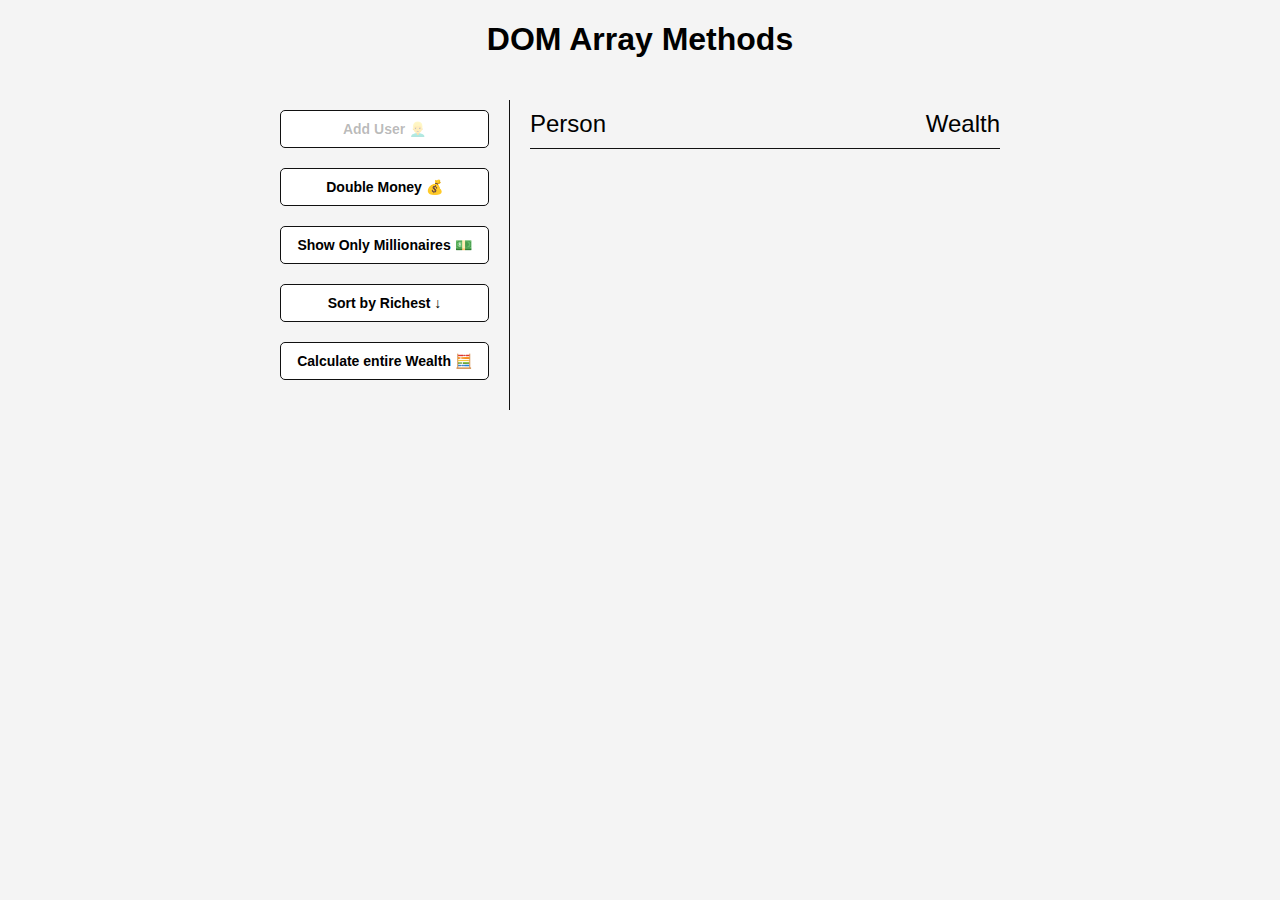
<file: array_methods/index.html>
<!DOCTYPE html>
<html lang="en">
  <head>
    <meta charset="UTF-8" />
    <meta name="viewport" content="width=device-width, initial-scale=1.0" />
    <meta http-equiv="X-UA-Compatible" content="ie=edge" />
    <link rel="stylesheet" href="style.css" />
    <title>Array Methods</title>
  </head>
  <body>
    <h1>DOM Array Methods</h1>

    <div class="container">
      <aside>
        <button id="add-user">Add User 👱‍♂️</button>
        <button id="double">Double Money 💰</button>
        <button id="show-millionaires">Show Only Millionaires 💵</button>
        <button id="sort">Sort by Richest ↓</button>
        <button id="calculate-wealth">Calculate entire Wealth 🧮</button>
      </aside>

      <main id="main">
        <h2><strong>Person</strong> Wealth</h2>
      </main>
    </div>

    <script src="script.js"></script>
  </body>
</html>
</file>
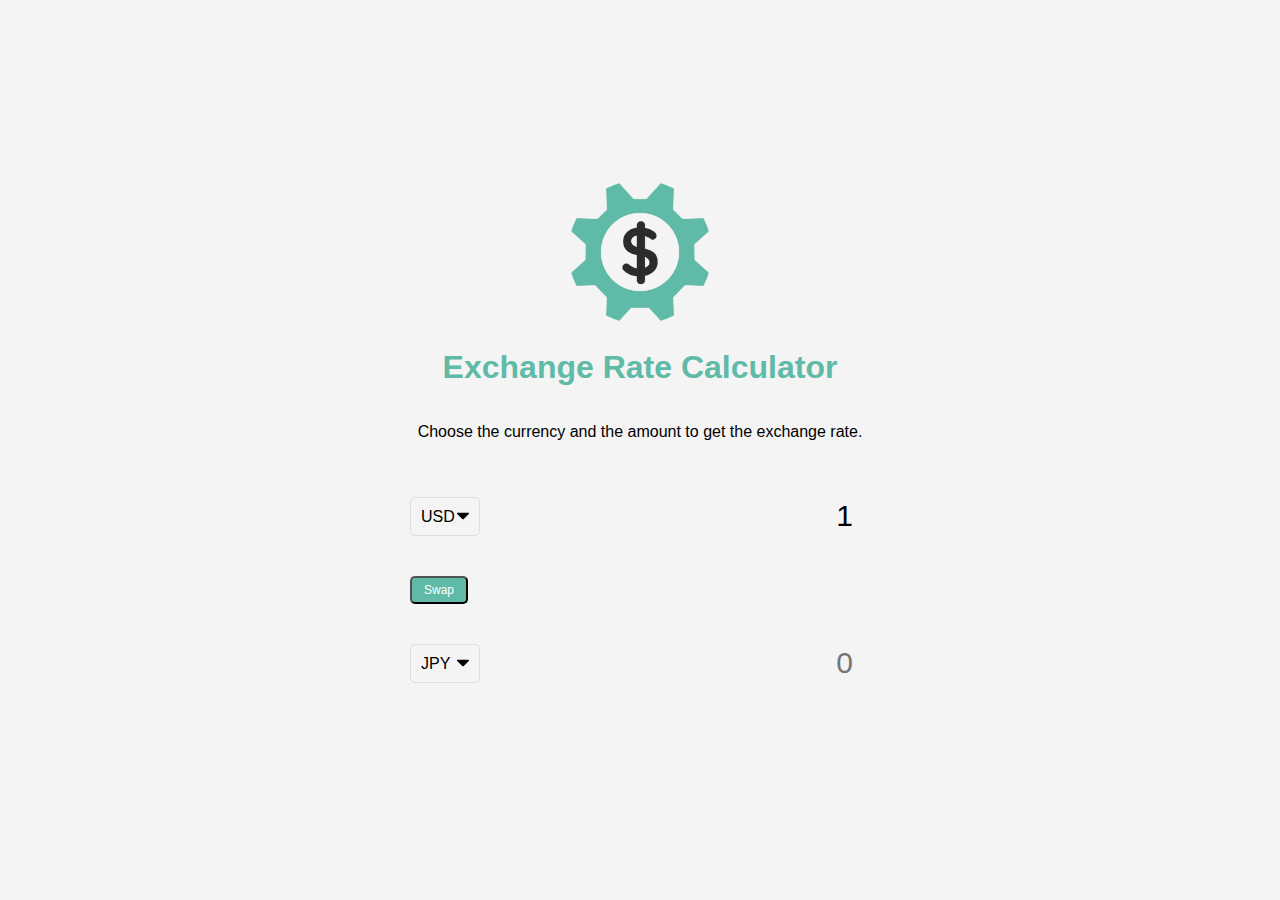
<file: exchange_calculator/index.html>
<!DOCTYPE html>
<html lang="en">
  <head>
    <meta charset="UTF-8" />
    <meta name="viewport" content="width=device-width, initial-scale=1.0" />
    <meta http-equiv="X-UA-Compatible" content="ie=edge" />
    <link rel="stylesheet" href="style.css" />
    <title>Exchange Rate Calculator</title>
  </head>
  <body>
    <img src="img/money.png" alt="Money Image" class="money-img" />
    <h1>Exchange Rate Calculator</h1>
    <p>Choose the currency and the amount to get the exchange rate.</p>

    <div class="container">
      <div class="currency">
        <select id="currency-one">
          <option value="AED">AED</option>
          <option value="ARS">ARS</option>
          <option value="AUD">AUD</option>
          <option value="BGN">BGN</option>
          <option value="BRL">BRL</option>
          <option value="BSD">BSD</option>
          <option value="CAD">CAD</option>
          <option value="CHF">CHF</option>
          <option value="CLP">CLP</option>
          <option value="CNY">CNY</option>
          <option value="COP">COP</option>
          <option value="CZK">CZK</option>
          <option value="DKK">DKK</option>
          <option value="DOP">DOP</option>
          <option value="EGP">EGP</option>
          <option value="EUR">EUR</option>
          <option value="FJD">FJD</option>
          <option value="GBP">GBP</option>
          <option value="GTQ">GTQ</option>
          <option value="HKD">HKD</option>
          <option value="HRK">HRK</option>
          <option value="HUF">HUF</option>
          <option value="IDR">IDR</option>
          <option value="ILS">ILS</option>
          <option value="INR">INR</option>
          <option value="ISK">ISK</option>
          <option value="JPY">JPY</option>
          <option value="KRW">KRW</option>
          <option value="KZT">KZT</option>
          <option value="MXN">MXN</option>
          <option value="MYR">MYR</option>
          <option value="NOK">NOK</option>
          <option value="NZD">NZD</option>
          <option value="PAB">PAB</option>
          <option value="PEN">PEN</option>
          <option value="PHP">PHP</option>
          <option value="PKR">PKR</option>
          <option value="PLN">PLN</option>
          <option value="PYG">PYG</option>
          <option value="RON">RON</option>
          <option value="RUB">RUB</option>
          <option value="SAR">SAR</option>
          <option value="SEK">SEK</option>
          <option value="SGD">SGD</option>
          <option value="THB">THB</option>
          <option value="TRY">TRY</option>
          <option value="TWD">TWD</option>
          <option value="UAH">UAH</option>
          <option value="USD" selected>USD</option>
          <option value="UYU">UYU</option>
          <option value="VND">VND</option>
          <option value="ZAR">ZAR</option>
        </select>
        <input type="number" id="amount-one" placeholder="0" value="1" />
      </div>

      <div class="swap-rate-container">
        <button class="btn" id="swap">Swap</button>
        <div class="rate" id="rate"></div>
      </div>

      <div class="currency">
        <select id="currency-two">
          <option value="AED">AED</option>
          <option value="ARS">ARS</option>
          <option value="AUD">AUD</option>
          <option value="BGN">BGN</option>
          <option value="BRL">BRL</option>
          <option value="BSD">BSD</option>
          <option value="CAD">CAD</option>
          <option value="CHF">CHF</option>
          <option value="CLP">CLP</option>
          <option value="CNY">CNY</option>
          <option value="COP">COP</option>
          <option value="CZK">CZK</option>
          <option value="DKK">DKK</option>
          <option value="DOP">DOP</option>
          <option value="EGP">EGP</option>
          <option value="EUR">EUR</option>
          <option value="FJD">FJD</option>
          <option value="GBP">GBP</option>
          <option value="GTQ">GTQ</option>
          <option value="HKD">HKD</option>
          <option value="HRK">HRK</option>
          <option value="HUF">HUF</option>
          <option value="IDR">IDR</option>
          <option value="ILS">ILS</option>
          <option value="INR">INR</option>
          <option value="ISK">ISK</option>
          <option value="JPY" selected>JPY</option>
          <option value="KRW">KRW</option>
          <option value="KZT">KZT</option>
          <option value="MXN">MXN</option>
          <option value="MYR">MYR</option>
          <option value="NOK">NOK</option>
          <option value="NZD">NZD</option>
          <option value="PAB">PAB</option>
          <option value="PEN">PEN</option>
          <option value="PHP">PHP</option>
          <option value="PKR">PKR</option>
          <option value="PLN">PLN</option>
          <option value="PYG">PYG</option>
          <option value="RON">RON</option>
          <option value="RUB">RUB</option>
          <option value="SAR">SAR</option>
          <option value="SEK">SEK</option>
          <option value="SGD">SGD</option>
          <option value="THB">THB</option>
          <option value="TRY">TRY</option>
          <option value="TWD">TWD</option>
          <option value="UAH">UAH</option>
          <option value="USD">USD</option>
          <option value="UYU">UYU</option>
          <option value="VND">VND</option>
          <option value="ZAR">ZAR</option>
        </select>
        <input type="number" id="amount-two" placeholder="0" />
      </div>
    </div>

    <script src="script.js"></script>
  </body>
</html>
</file>
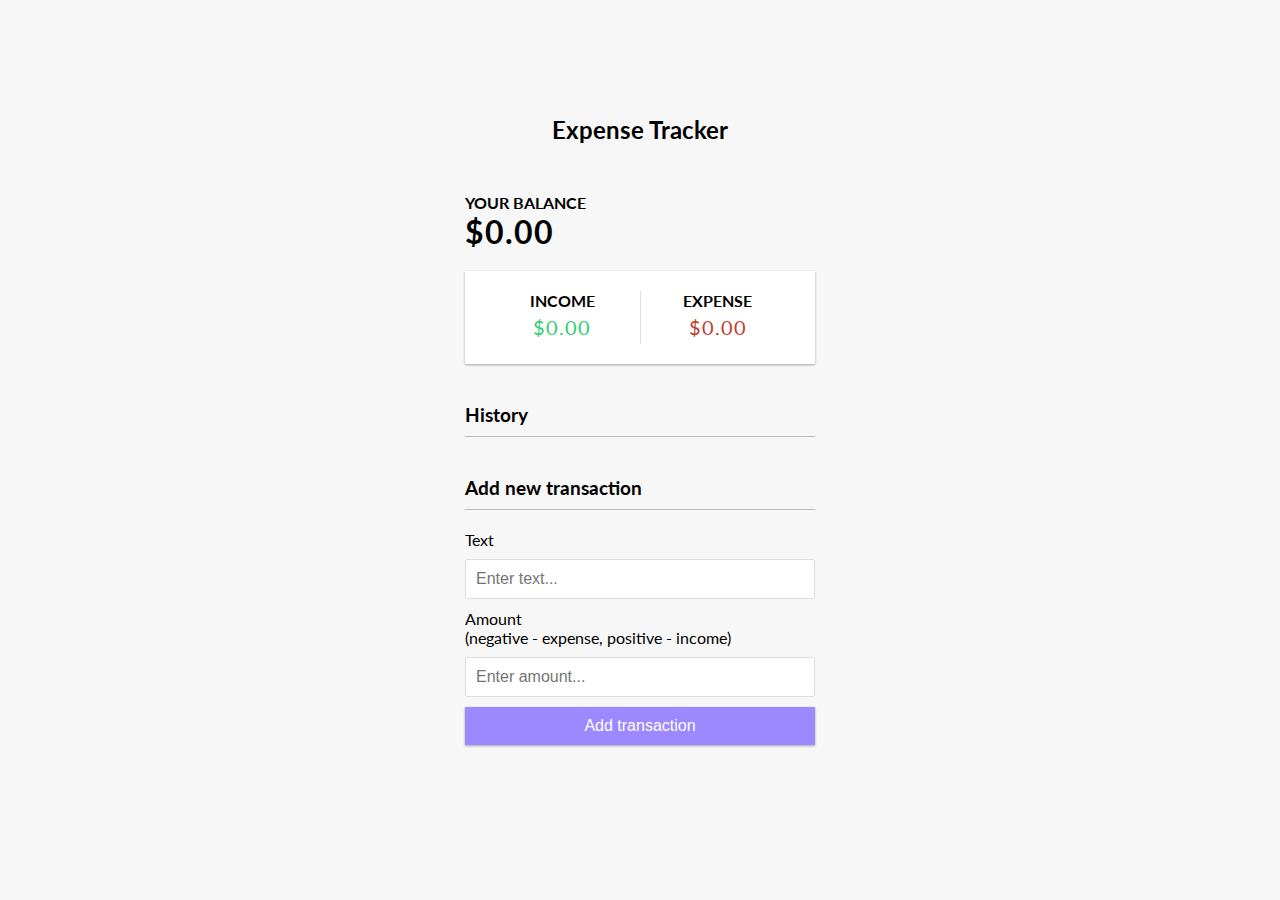
<file: expense_tracker/index.html>
<!DOCTYPE html>
<html lang="en">
  <head>
    <meta charset="UTF-8" />
    <meta name="viewport" content="width=device-width, initial-scale=1.0" />
    <link rel="stylesheet" href="style.css" />
    <title>Expense Tracker</title>
  </head>
  <body>
    <h2>Expense Tracker</h2>

    <div class="container">
      <h4>Your Balance</h4>
      <h1 id="balance">$0.00</h1>

      <div class="inc-exp-container">
        <div>
          <h4>Income</h4>
          <p id="money-plus" class="money plus">+$0.00</p>
        </div>
        <div>
          <h4>Expense</h4>
          <p id="money-minus" class="money minus">-$0.00</p>
        </div>
      </div>

      <h3>History</h3>
      <ul id="list" class="list">
        <!-- <li class="minus">
          Cash <span>-$400</span><button class="delete-btn">x</button>
        </li> -->
      </ul>

      <h3>Add new transaction</h3>
      <form id="form">
        <div class="form-control">
          <label for="text">Text</label>
          <input type="text" id="text" placeholder="Enter text..." />
        </div>
        <div class="form-control">
          <label for="amount"
            >Amount <br />
            (negative - expense, positive - income)</label
          >
          <input type="number" id="amount" placeholder="Enter amount..." />
        </div>
        <button class="btn">Add transaction</button>
      </form>
    </div>

    <script src="script.js"></script>
  </body>
</html>
</file>
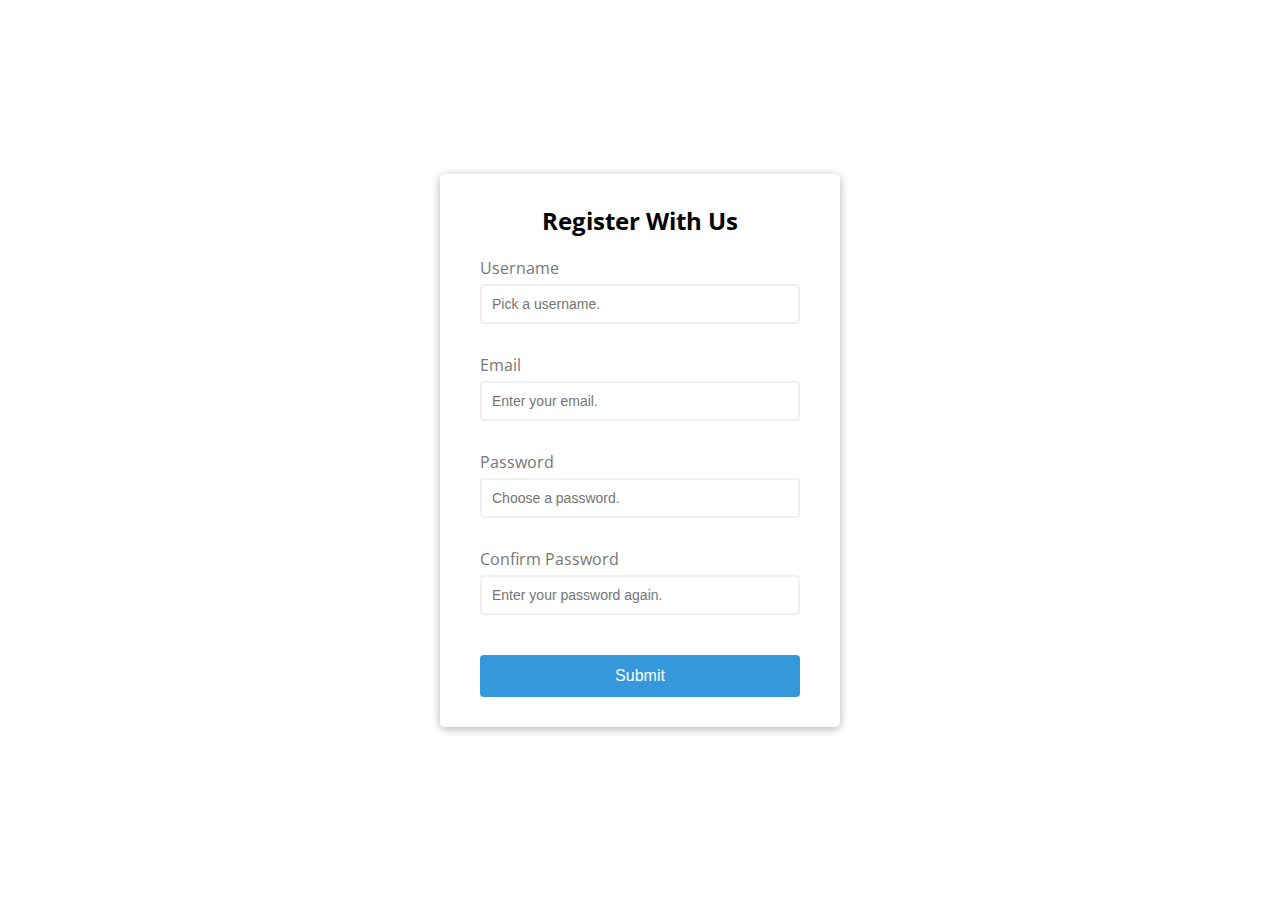
<file: form_validator/index.html>
<!DOCTYPE html>
<html lang="en">
  <head>
    <meta charset="UTF-8" />
    <meta name="viewport" content="width=device-width, initial-scale=1.0" />
    <meta http-equiv="X-UA-Compatible" content="ie=edge" />
    <link rel="stylesheet" href="style.css" />
    <script defer src="script.js"></script>
    <title>Form Validator</title>
  </head>
  <body>
    <div class="container">
      <form id="form" class="form">
        <h2>Register With Us</h2>
        <div class="form-control">
          <label for="username">Username</label>
          <input type="text" id="username" placeholder="Pick a username." />
          <small>Error message</small>
        </div>
        <div class="form-control">
          <label for="email">Email</label>
          <input type="text" id="email" placeholder="Enter your email." />
          <small>Error message</small>
        </div>
        <div class="form-control">
          <label for="password">Password</label>
          <input
            type="password"
            id="password"
            placeholder="Choose a password."
          />
          <small>Error message</small>
        </div>
        <div class="form-control">
          <label for="password2">Confirm Password</label>
          <input
            type="password"
            id="password2"
            placeholder="Enter your password again."
          />
          <small>Error message</small>
        </div>
        <button type="submit">Submit</button>
      </form>
    </div>
  </body>
</html>
</file>
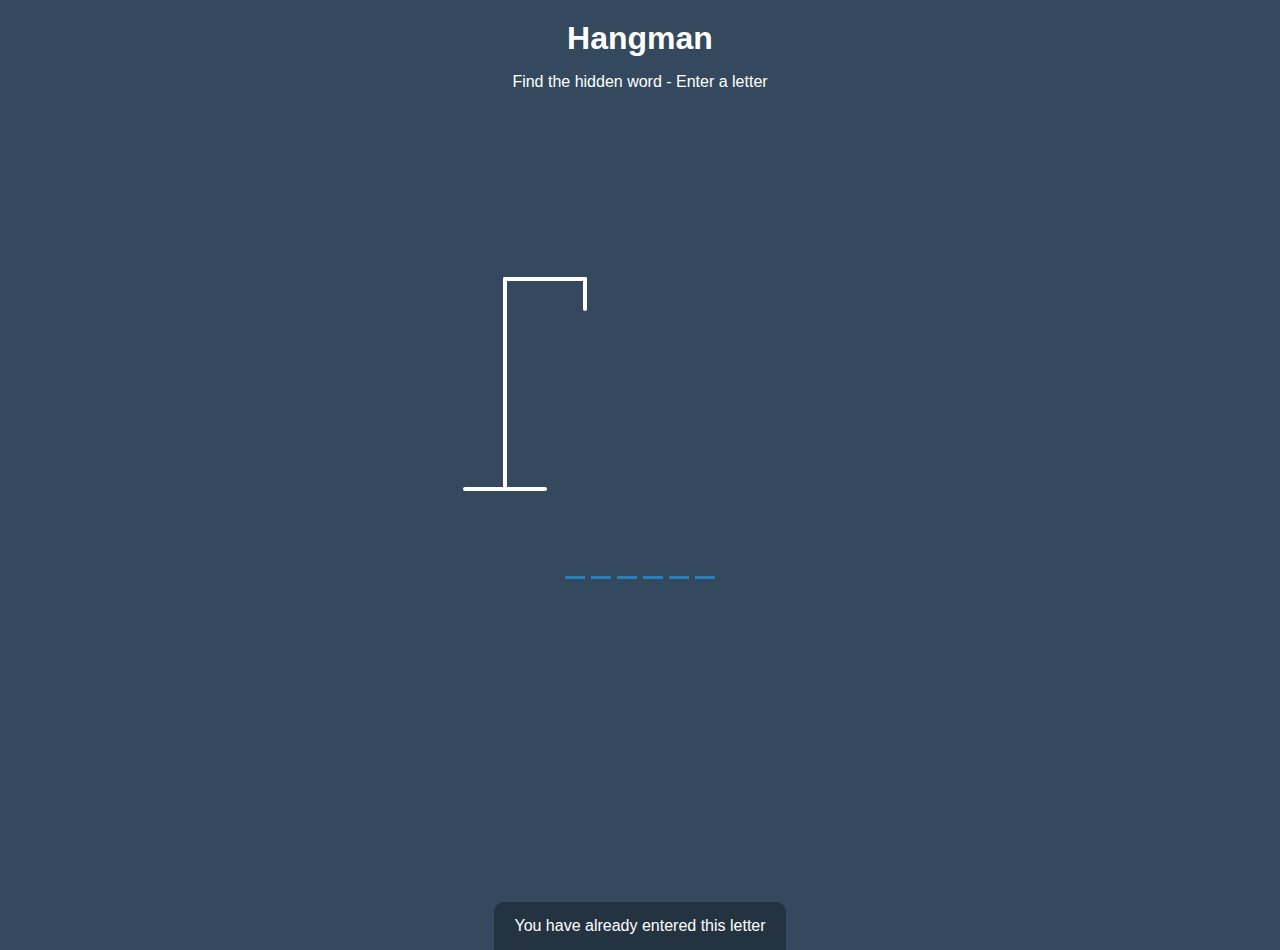
<file: hangman/index.html>
<!DOCTYPE html>
<html lang="en">
  <head>
    <meta charset="UTF-8" />
    <meta name="viewport" content="width=device-width, initial-scale=1.0" />
    <link rel="stylesheet" href="style.css" />
    <title>Hangman</title>
  </head>
  <body>
    <h1>Hangman</h1>
    <p>Find the hidden word - Enter a letter</p>

    <div class="game-container">
      <svg height="250" width="200" class="figure-container">
        <!-- Pole -->
        <line x1="60" y1="20" x2="140" y2="20" />
        <line x1="140" y1="20" x2="140" y2="50" />
        <line x1="60" y1="20" x2="60" y2="230" />
        <line x1="20" y1="230" x2="100" y2="230" />

        <!-- Guy -->
        <circle cx="140" cy="70" r="20" class="figure-part" />
        <line x1="140" y1="90" x2="140" y2="150" class="figure-part" />
        <line x1="140" y1="120" x2="120" y2="100" class="figure-part" />
        <line x1="140" y1="120" x2="160" y2="100" class="figure-part" />
        <line x1="140" y1="150" x2="120" y2="180" class="figure-part" />
        <line x1="140" y1="150" x2="160" y2="180" class="figure-part" />
      </svg>

      <div class="wrong-letters-container">
        <div id="wrong-letters"></div>
      </div>

      <div class="word" id="word"></div>
    </div>

    <div class="popup-container" id="popup-container">
      <div class="popup">
        <h2 id="final-message"></h2>
        <button id="play-button">Play Again</button>
      </div>
    </div>

    <div class="notification-container" id="notification-container">
      <p>You have already entered this letter</p>
    </div>

    <script src="script.js"></script>
  </body>
</html>
</file>
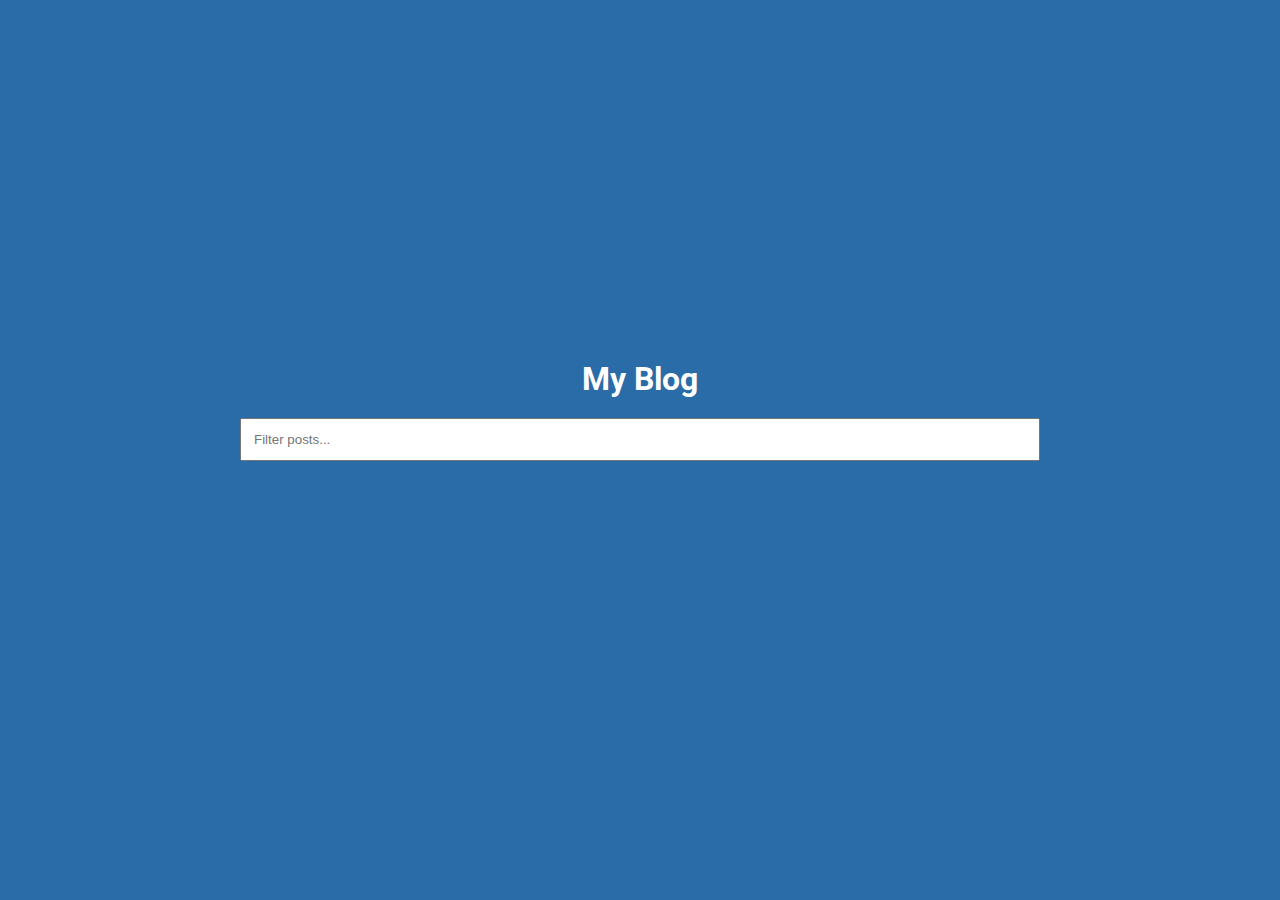
<file: infinite_scroll/index.html>
<!DOCTYPE html>
<html lang="en">
  <head>
    <meta charset="UTF-8" />
    <meta name="viewport" content="width=device-width, initial-scale=1.0" />
    <link rel="stylesheet" href="style.css" />
    <title>Infinite Scroll</title>
  </head>
  <body>
    <h1>My Blog</h1>

    <div class="filter-container">
      <input
        type="text"
        id="filter"
        class="filter"
        placeholder="Filter posts..."
      />
    </div>

    <div id="posts-container">
      <!-- <div class="post">
        <div class="number">1</div>
        <div class="post-info">
          <h2 class="post-title">Post One</h2>
          <p class="post-body">
            Lorem ipsum dolor, sit amet consectetur adipisicing elit. Ullam illo
            ea provident. Dicta beatae eaque laudantium modi veritatis omnis in.
          </p>
        </div>
      </div>
      <div class="post">
        <div class="number">2</div>
        <div class="post-info">
          <h2 class="post-title">Post Two</h2>
          <p class="post-body">
            Lorem ipsum dolor, sit amet consectetur adipisicing elit. Ullam illo
            ea provident. Dicta beatae eaque laudantium modi veritatis omnis in.
          </p>
        </div>
      </div> -->
    </div>

    <div class="loader">
      <div class="circle"></div>
      <div class="circle"></div>
      <div class="circle"></div>
    </div>

    <script src="script.js"></script>
  </body>
</html>
</file>
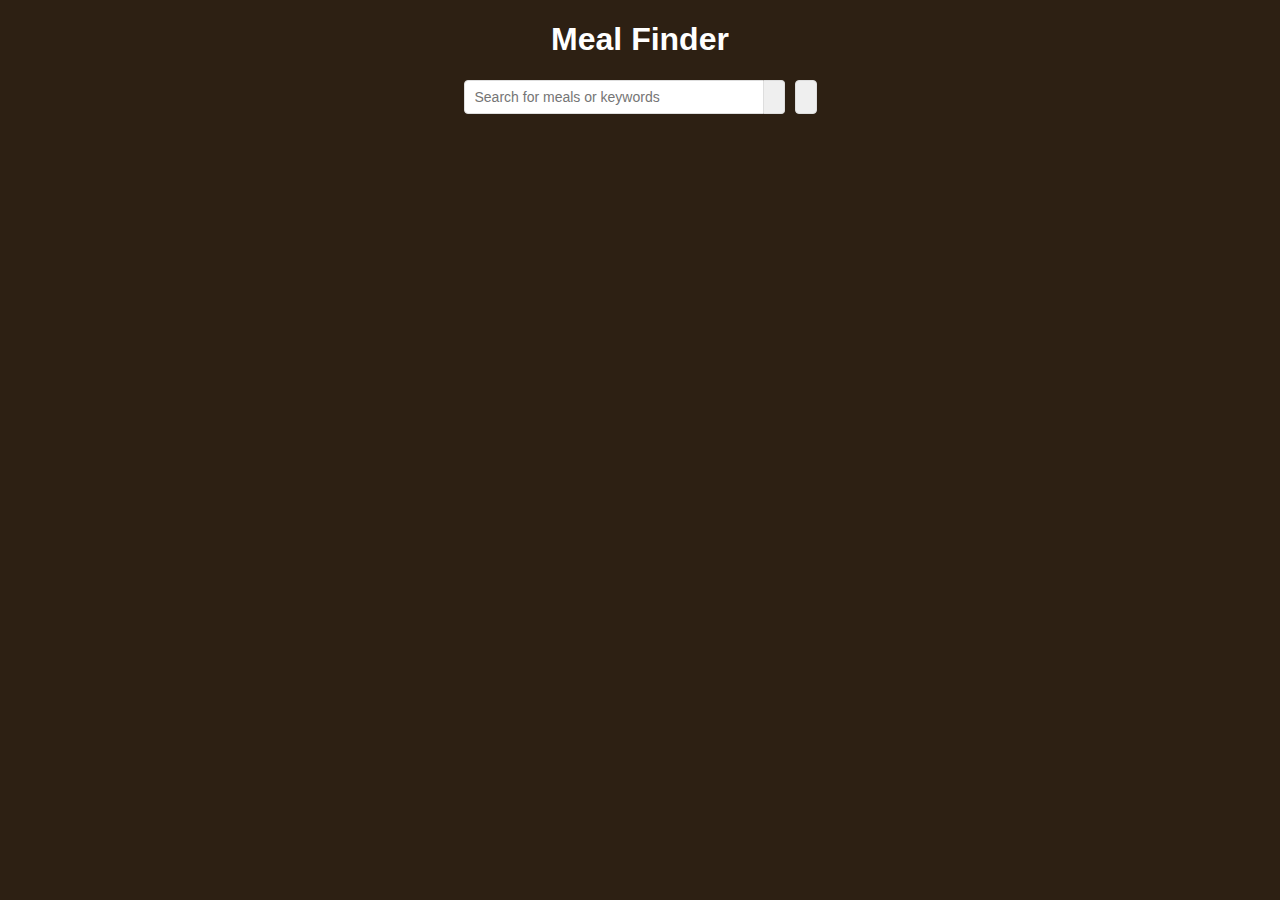
<file: meal_finder/index.html>
<!DOCTYPE html>
<html lang="en">
  <head>
    <meta charset="UTF-8" />
    <meta name="viewport" content="width=device-width, initial-scale=1.0" />
    <link rel="stylesheet" href="style.css" />
    <link
      rel="stylesheet"
      href="https://cdnjs.cloudflare.com/ajax/libs/font-awesome/5.12.1/css/all.min.css"
      integrity="sha256-mmgLkCYLUQbXn0B1SRqzHar6dCnv9oZFPEC1g1cwlkk="
      crossorigin="anonymous"
    />
    <title>Meal Finder</title>
  </head>
  <body>
    <div class="container">
      <h1>Meal Finder</h1>
      <div class="flex">
        <form id="submit" class="flex">
          <input
            type="text"
            id="search"
            placeholder="Search for meals or keywords"
          />
          <button type="submit" class="search-btn">
            <i class="fas fa-search"></i>
          </button>
        </form>
        <button class="random-btn" id="random">
          <i class="fas fa-random"></i>
        </button>
      </div>

      <div id="result-heading"></div>
      <div id="meals" class="meals"></div>
      <div id="single-meal"></div>
    </div>

    <script src="script.js"></script>
  </body>
</html>
</file>
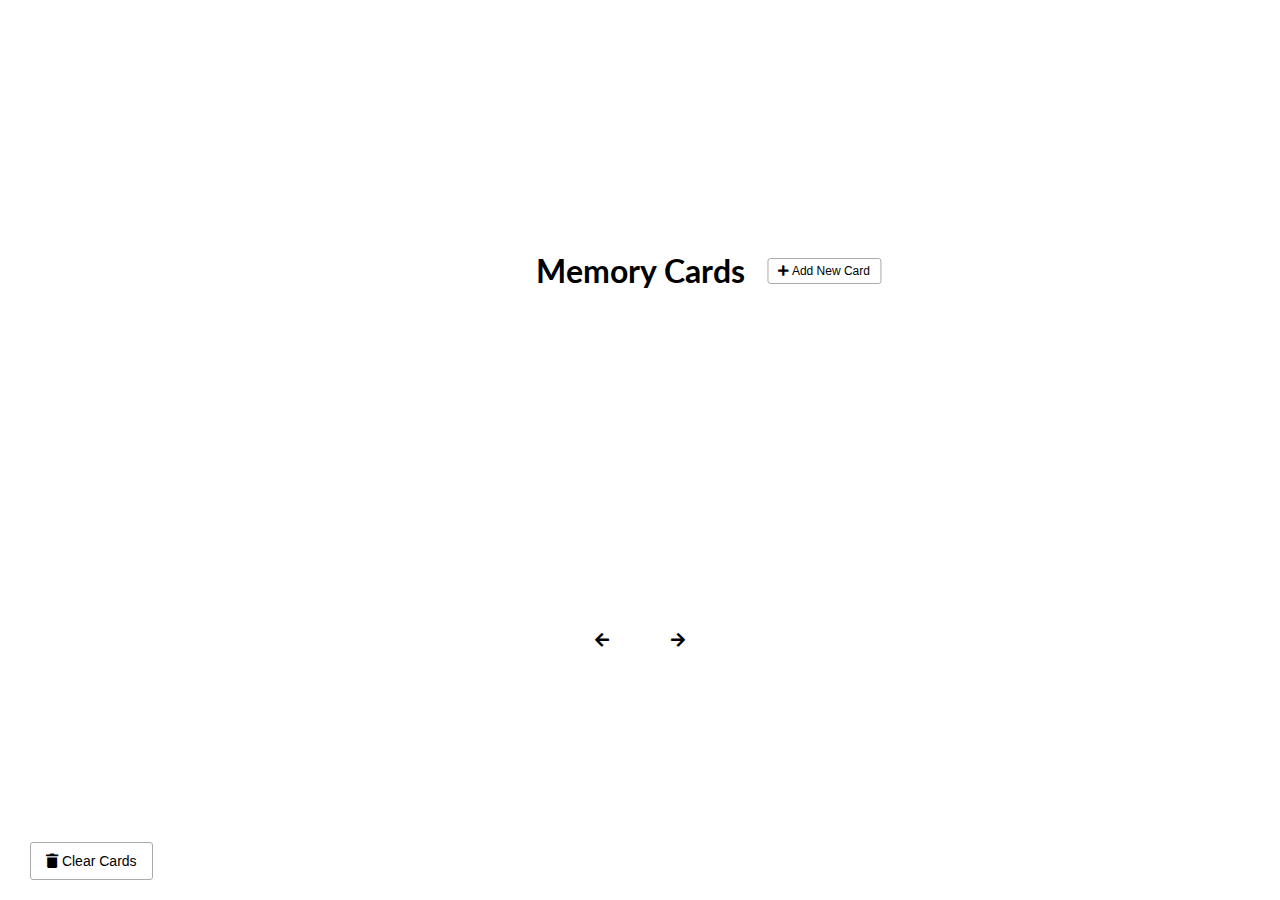
<file: memory_cards/index.html>
<!DOCTYPE html>
<html lang="en">
  <head>
    <meta charset="UTF-8" />
    <meta name="viewport" content="width=device-width, initial-scale=1.0" />
    <link rel="stylesheet" href="style.css" />
    <link
      rel="stylesheet"
      href="https://cdnjs.cloudflare.com/ajax/libs/font-awesome/5.12.1/css/all.min.css"
    />
    <title>Memory Cards</title>
  </head>
  <body>
    <button id="clear" class="clear btn">
      <i class="fas fa-trash"></i> Clear Cards
    </button>

    <h1>
      Memory Cards
      <button id="show" class="btn btn-small">
        <i class="fas fa-plus"></i> Add New Card
      </button>
    </h1>

    <div id="cards-container" class="cards"></div>

    <div class="navigation">
      <button id="prev" class="nav-button">
        <i class="fas fa-arrow-left"></i>
      </button>
      <p id="current"></p>
      <button id="next" class="nav-button">
        <i class="fas fa-arrow-right"></i>
      </button>
    </div>

    <div id="add-container" class="add-container">
      <h1>
        Add New Card
        <button id="hide" class="btn btn-small btn-ghost">
          <i class="fas fa-times"></i>
        </button>
      </h1>

      <div class="form-group">
        <label for="question">Question</label>
        <textarea id="question" placeholder="Enter question..."></textarea>
      </div>

      <div class="form-group">
        <label for="answer">Answer</label>
        <textarea id="answer" placeholder="Enter answer..."></textarea>
      </div>

      <button id="add-card" class="btn">
        <i class="fas fa-plus"></i> Add Card
      </button>
    </div>

    <script src="script.js"></script>
  </body>
</html>
</file>
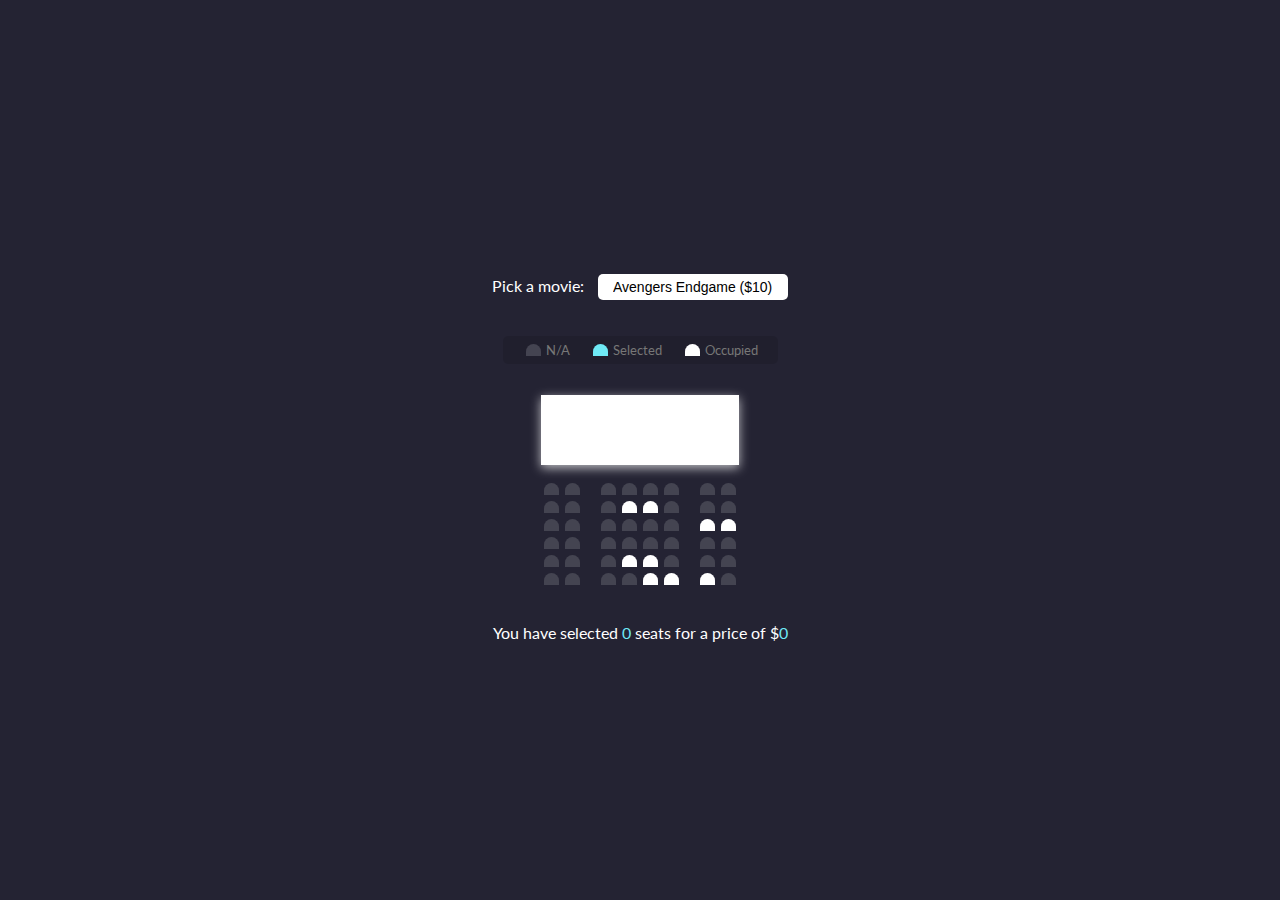
<file: movie_seats/index.html>
<!DOCTYPE html>
<html lang="en">
  <head>
    <meta charset="UTF-8" />
    <meta name="viewport" content="width=device-width, initial-scale=1.0" />
    <meta http-equiv="X-UA-Compatible" content="ie=edge" />
    <link rel="stylesheet" href="style.css" />
    <script defer src="script.js"></script>
    <title>Movie Tickets</title>
  </head>
  <body>
    <div class="movie-container">
      <label>Pick a movie:</label>
      <select id="movie">
        <option value="10">Avengers Endgame ($10)</option>
        <option value="12">Joker ($12)</option>
        <option value="8">Toy Story 4 ($8)</option>
        <option value="9">The Lion King ($9)</option>
      </select>
    </div>

    <ul class="showcase">
      <li>
        <div class="seat"></div>
        <small>N/A</small>
      </li>
      <li>
        <div class="seat selected"></div>
        <small>Selected</small>
      </li>
      <li>
        <div class="seat occupied"></div>
        <small>Occupied</small>
      </li>
    </ul>

    <div class="container">
      <div class="screen"></div>

      <div class="row">
        <div class="seat"></div>
        <div class="seat"></div>
        <div class="seat"></div>
        <div class="seat"></div>
        <div class="seat"></div>
        <div class="seat"></div>
        <div class="seat"></div>
        <div class="seat"></div>
      </div>
      <div class="row">
        <div class="seat"></div>
        <div class="seat"></div>
        <div class="seat"></div>
        <div class="seat occupied"></div>
        <div class="seat occupied"></div>
        <div class="seat"></div>
        <div class="seat"></div>
        <div class="seat"></div>
      </div>
      <div class="row">
        <div class="seat"></div>
        <div class="seat"></div>
        <div class="seat"></div>
        <div class="seat"></div>
        <div class="seat"></div>
        <div class="seat"></div>
        <div class="seat occupied"></div>
        <div class="seat occupied"></div>
      </div>
      <div class="row">
        <div class="seat"></div>
        <div class="seat"></div>
        <div class="seat"></div>
        <div class="seat"></div>
        <div class="seat"></div>
        <div class="seat"></div>
        <div class="seat"></div>
        <div class="seat"></div>
      </div>
      <div class="row">
        <div class="seat"></div>
        <div class="seat"></div>
        <div class="seat"></div>
        <div class="seat occupied"></div>
        <div class="seat occupied"></div>
        <div class="seat"></div>
        <div class="seat"></div>
        <div class="seat"></div>
      </div>
      <div class="row">
        <div class="seat"></div>
        <div class="seat"></div>
        <div class="seat"></div>
        <div class="seat"></div>
        <div class="seat occupied"></div>
        <div class="seat occupied"></div>
        <div class="seat occupied"></div>
        <div class="seat"></div>
      </div>
    </div>

    <p class="text">
      You have selected <span id="count">0</span> seats for a price of $<span
        id="total"
        >0</span
      >
    </p>
  </body>
</html>
</file>
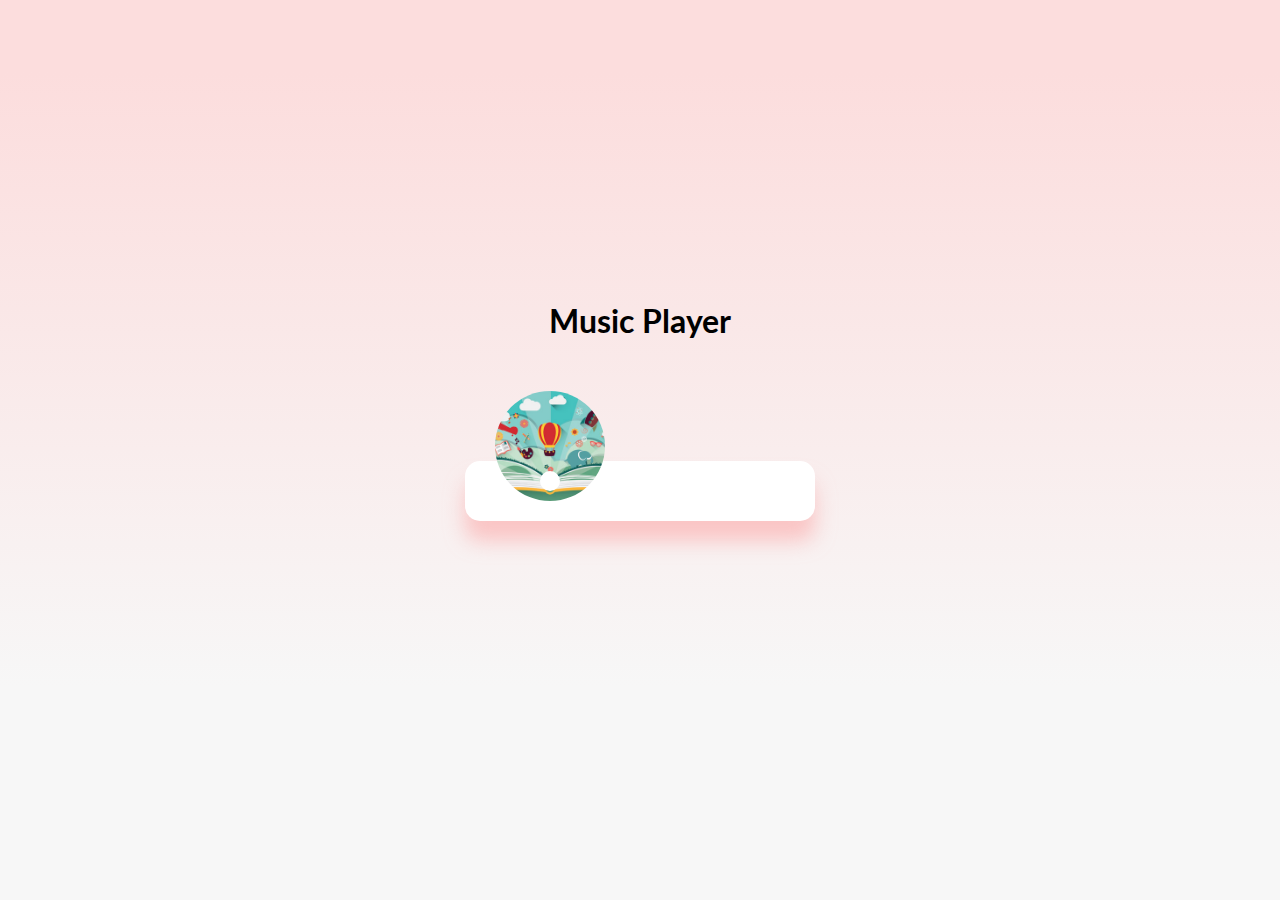
<file: music_player/index.html>
<!DOCTYPE html>
<html lang="en">
  <head>
    <meta charset="UTF-8" />
    <meta name="viewport" content="width=device-width, initial-scale=1.0" />
    <link
      rel="stylesheet"
      href="https://cdnjs.cloudflare.com/ajax/libs/font-awesome/5.12.1/css/all.min.css"
      integrity="sha256-mmgLkCYLUQbXn0B1SRqzHar6dCnv9oZFPEC1g1cwlkk="
      crossorigin="anonymous"
    />
    <link rel="stylesheet" href="style.css" />
    <title>Music Player</title>
  </head>
  <body>
    <h1>Music Player</h1>

    <div class="music-container" id="music-container">
      <div class="music-info">
        <h4 id="title"></h4>
        <div class="progress-container" id="progress-container">
          <div class="progress" id="progress"></div>
        </div>
      </div>

      <audio src="music/ukulele.mp3" id="audio"></audio>

      <div class="img-container">
        <img src="images/ukulele.jpg" id="cover" alt="music-cover" />
      </div>

      <div class="navigation">
        <button id="prev" class="action-btn">
          <i class="fas fa-backward"></i>
        </button>
        <button id="play" class="action-btn action-btn-big">
          <i class="fas fa-play"></i>
        </button>
        <button id="next" class="action-btn">
          <i class="fas fa-forward"></i>
        </button>
      </div>
    </div>

    <script src="script.js"></script>
  </body>
</html>
</file>
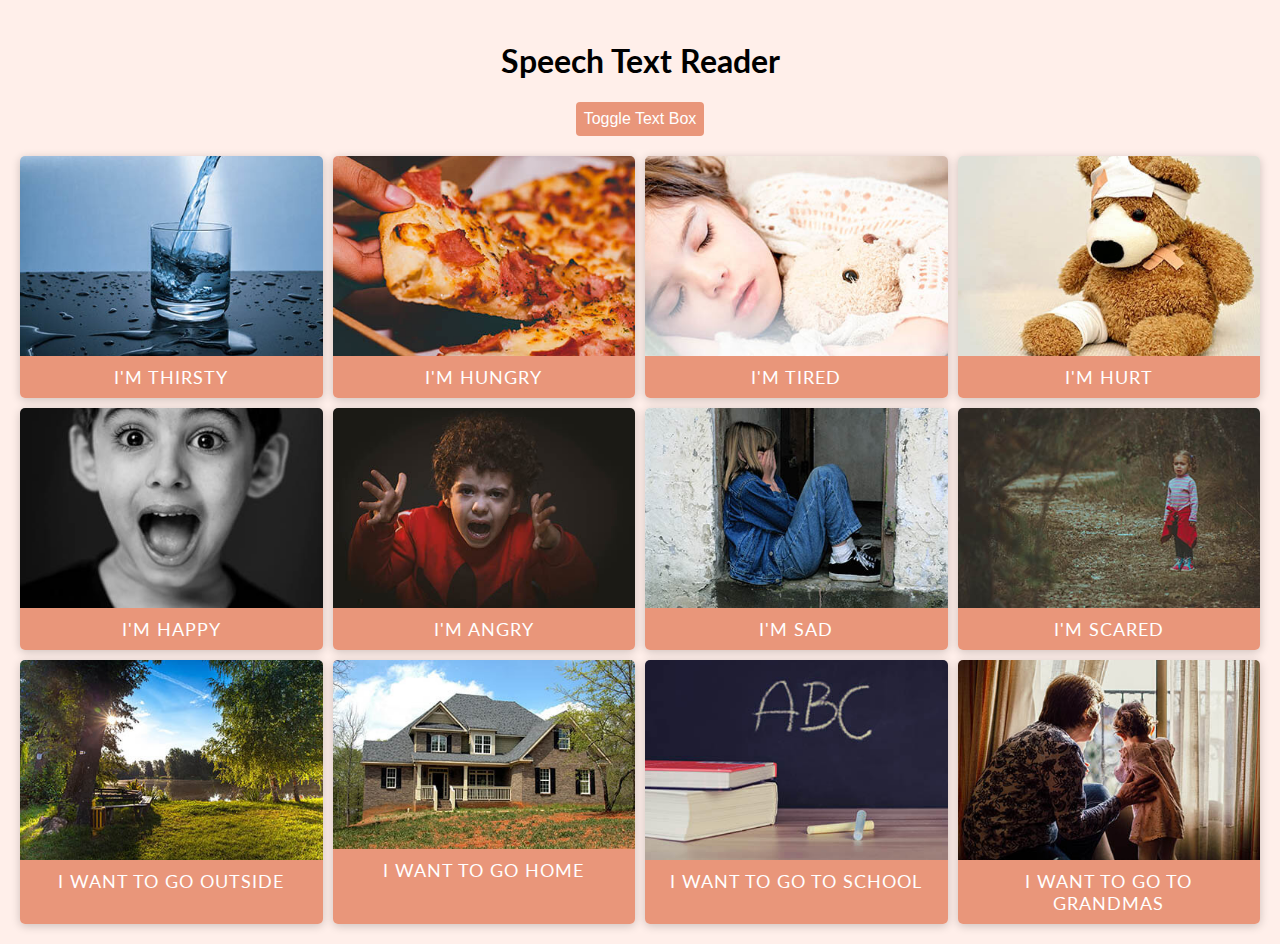
<file: speech_text_reader/index.html>
<!DOCTYPE html>
<html lang="en">
  <head>
    <meta charset="UTF-8" />
    <meta name="viewport" content="width=device-width, initial-scale=1.0" />
    <link rel="stylesheet" href="style.css" />
    <title>Speech Text Reader</title>
  </head>
  <body>
    <div class="container">
      <h1>Speech Text Reader</h1>

      <button id="toggle" class="btn btn-toggle">
        Toggle Text Box
      </button>

      <div id="text-box" class="text-box">
        <div id="close" class="close">X</div>
        <h3>Choose Voice</h3>
        <select id="voices"></select>
        <textarea id="text" placeholder="Enter text to read..."></textarea>
        <button class="btn" id="read">Read Text</button>
      </div>

      <main></main>
    </div>

    <script src="script.js"></script>
  </body>
</html>
</file>
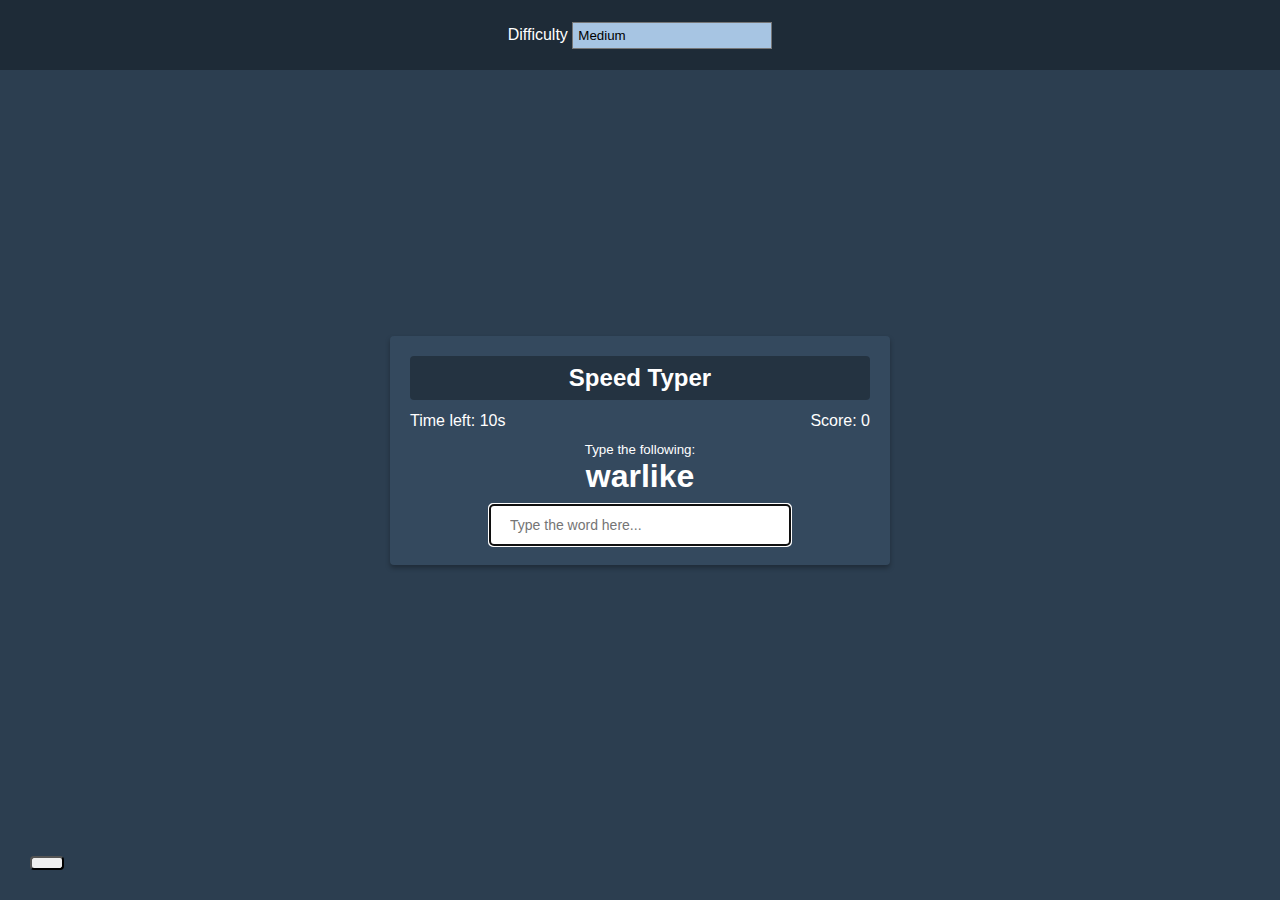
<file: typing_game/index.html>
<!DOCTYPE html>
<html lang="en">
  <head>
    <meta charset="UTF-8" />
    <meta name="viewport" content="width=device-width, initial-scale=1.0" />
    <link
      rel="stylesheet"
      href="https://cdnjs.cloudflare.com/ajax/libs/font-awesome/5.12.1/css/all.min.css"
      integrity="sha256-mmgLkCYLUQbXn0B1SRqzHar6dCnv9oZFPEC1g1cwlkk="
      crossorigin="anonymous"
    />
    <link rel="stylesheet" href="style.css" />
    <title>Typing Game</title>
  </head>
  <body>
    <button id="settings-btn" class="settings-btn">
      <i class="fas fa-cog"></i>
    </button>

    <div id="settings" class="settings">
      <form id="settings-form">
        <div>
          <label for="difficulty">Difficulty</label>
          <select id="difficulty">
            <option value="easy">Easy</option>
            <option value="medium">Medium</option>
            <option value="hard">Hard</option>
          </select>
        </div>
      </form>
    </div>

    <div class="container">
      <h2>Speed Typer</h2>
      <small>Type the following:</small>
      <h1 id="word"></h1>

      <input
        type="text"
        id="text"
        autocomplete="off"
        placeholder="Type the word here..."
      />

      <p class="time-container">Time left: <span id="time">10s</span></p>

      <p class="score-container">Score: <span id="score">0</span></p>

      <div id="end-game-container" class="end-game-container"></div>
    </div>

    <script src="script.js"></script>
  </body>
</html>
</file>
<file: array_methods/style.css>
* {
  box-sizing: border-box;
}

body {
  background-color: #f4f4f4;
  font-family: Arial, Helvetica, sans-serif;
  display: flex;
  flex-direction: column;
  align-items: center;
  min-height: 100vh;
  margin: 0;
}

.container {
  display: flex;
  padding: 20px;
  margin: 0 auto;
  max-width: 100%;
  width: 800px;
}

aside {
  padding: 10px 20px;
  width: 250px;
  border-right: 1px solid #111;
}

button {
  background-color: #fff;
  border: solid 1px #111;
  border-radius: 5px;
  cursor: pointer;
  display: block;
  width: 100%;
  padding: 10px;
  margin-bottom: 20px;
  font-weight: bold;
  font-size: 14px;
}

main {
  flex: 1;
  padding: 10px 20px;
}

h2 {
  border-bottom: 1px solid #111;
  padding-bottom: 10px;
  display: flex;
  justify-content: space-between;
  font-weight: 300;
  margin: 0 0 20px;
}

h3 {
  background-color: #fff;
  border-bottom: 1px solid #111;
  padding: 10px;
  display: flex;
  justify-content: space-between;
  font-weight: 300;
  margin: 20px 0 0;
}

.person {
  display: flex;
  justify-content: space-between;
  font-size: 20px;
  margin-bottom: 10px;
}
</file>
<file: exchange_calculator/style.css>
:root {
  --primary-color: #5fbaa7;
}

* {
  box-sizing: border-box;
}

body {
  background-color: #f4f4f4;
  font-family: Arial, Helvetica, sans-serif;
  display: flex;
  flex-direction: column;
  align-items: center;
  justify-content: center;
  min-height: 100vh;
  margin: 0;
  padding: 20px;
}

h1 {
  color: var(--primary-color);
}

p {
  text-align: center;
}

.btn {
  color: #fff;
  background-color: var(--primary-color);
  cursor: pointer;
  border-radius: 5px;
  font-size: 12px;
  padding: 5px 12px;
}

.money-img {
  width: 150px;
}

.currency {
  padding: 40px 0;
  display: flex;
  align-items: center;
  justify-content: space-between;
}

.currency select {
  padding: 10px 20px 10px 10px;
  -moz-appearance: none;
  -webkit-appearance: none;
  border: 1px solid #dedede;
  font-size: 16px;
  background: transparent;
  background-image: url('data:image/svg+xml;charset=US-ASCII,%3Csvg%20xmlns%3D%22http%3A%2F%2Fwww.w3.org%2F2000%2Fsvg%22%20width%3D%22292.4%22%20height%3D%22292.4%22%3E%3Cpath%20fill%3D%22%20000002%22%20d%3D%22M287%2069.4a17.6%2017.6%200%200%200-13-5.4H18.4c-5%200-9.3%201.8-12.9%205.4A17.6%2017.6%200%200%200%200%2082.2c0%205%201.8%209.3%205.4%2012.9l128%20127.9c3.6%203.6%207.8%205.4%2012.8%205.4s9.2-1.8%2012.8-5.4L287%2095c3.5-3.5%205.4-7.8%205.4-12.8%200-5-1.9-9.2-5.5-12.8z%22%2F%3E%3C%2Fsvg%3E');
  background-position: right 10px top 50%, 0, 0;
  background-size: 12px auto, 100%;
  background-repeat: no-repeat;
  border-radius: 5px;
}

.currency input {
  border: 0;
  background: transparent;
  font-size: 30px;
  text-align: right;
}

.swap-rate-container {
  display: flex;
  align-items: center;
  justify-content: space-between;
}

.rate {
  color: var(--primary-color);
  font-size: 14px;
  padding: 0 10px;
}

select:focus,
input:focus,
button:focus {
  outline: none;
}

@media (max-width: 600px) {
  .currency input {
    width: 200px;
  }
}
</file>
<file: expense_tracker/style.css>
@import url('https://fonts.googleapis.com/css?family=Lato&display=swap');

:root {
  --box-shadow: 0 1px 3px rgba(0, 0, 0, 0.12), 0 1px 2px rgba(0, 0, 0, 0.24);
}

* {
  box-sizing: border-box;
}

body {
  background-color: #f7f7f7;
  display: flex;
  flex-direction: column;
  align-items: center;
  justify-content: center;
  min-height: 100vh;
  margin: 0;
  font-family: 'Lato', sans-serif;
}

.container {
  margin: 30px auto;
  width: 350px;
}

h1 {
  letter-spacing: 1px;
  margin: 0;
}

h3 {
  border-bottom: 1px solid #bbb;
  padding-bottom: 10px;
  margin: 40px 0 10px;
}

h4 {
  margin: 0;
  text-transform: uppercase;
}

.inc-exp-container {
  background-color: #fff;
  box-shadow: var(--box-shadow);
  padding: 20px;
  display: flex;
  justify-content: space-between;
  margin: 20px 0;
}

.inc-exp-container > div {
  flex: 1;
  text-align: center;
}

.inc-exp-container > div:first-of-type {
  border-right: 1px solid #dedede;
}

.money {
  font-size: 20px;
  letter-spacing: 1px;
  margin: 5px;
}

.money.plus {
  color: #2ecc71;
}

.money.minus {
  color: #c0392b;
}

label {
  display: inline-block;
  margin: 10px 0;
}

input[type='text'],
input[type='number'] {
  border: 1px solid #dedede;
  border-radius: 2px;
  display: block;
  font-size: 16px;
  padding: 10px;
  width: 100%;
}

.btn {
  background-color: #9c88ff;
  box-shadow: var(--box-shadow);
  color: #fff;
  border: none;
  display: block;
  font-size: 16px;
  margin: 10px 0 30px;
  cursor: pointer;
  padding: 10px;
  width: 100%;
}

.btn:focus,
.delete-btn:focus {
  outline: 0;
}

.list {
  list-style-type: none;
  padding: 0;
  margin-bottom: 40px;
}

.list li {
  background-color: #fff;
  box-shadow: var(--box-shadow);
  color: #333;
  display: flex;
  justify-content: space-between;
  position: relative;
  padding: 10px;
  margin: 10px 0;
}

.list li.minus {
  border-right: 5px solid #c0392b;
}

.list li.plus {
  border-right: 5px solid #2ecc71;
}

.delete-btn {
  background-color: #e74c3c;
  border: 0;
  color: #fff;
  font-size: 20px;
  line-height: 20px;
  padding: 2px 5px;
  cursor: pointer;
  position: absolute;
  top: 50%;
  left: 0;
  transform: translate(-100%, -50%);
  opacity: 0;
  transition: opacity 0.3s ease;
}

.list li:hover .delete-btn {
  opacity: 1;
}
</file>
<file: form_validator/style.css>
@import url('https://fonts.googleapis.com/css?family=Open+Sans&display=swap');

:root {
  --success-color: #2ecc2e;
  --error-color: #e74c3c;
}

* {
  box-sizing: border-box;
}

body {
  font-family: 'Open Sans', sans-serif;
  display: flex;
  align-items: center;
  justify-content: center;
  min-height: 100vh;
  margin: 0;
}

.container {
  background-color: #fff;
  border-radius: 5px;
  box-shadow: 0 2px 10px rgba(0, 0, 0, 0.3);
  width: 400px;
}

h2 {
  text-align: center;
  margin: 0 0 20px;
}

.form {
  padding: 30px 40px;
}

.form-control {
  margin-bottom: 10px;
  padding-bottom: 20px;
  position: relative;
}

.form-control label {
  color: #777;
  display: block;
  margin-bottom: 5px;
}

.form-control input {
  border: 2px solid #f0f0f0;
  border-radius: 4px;
  display: block;
  width: 100%;
  padding: 10px;
  font-size: 14px;
}

.form-control input:focus {
  outline: none;
  border-color: #777;
}

.form-control.success input {
  border-color: var(--success-color);
}

.form-control.error input {
  border-color: var(--error-color);
}

.form-control small {
  color: var(--error-color);
  position: absolute;
  bottom: 0;
  left: 0;
  visibility: hidden;
}

.form-control.error small {
  visibility: visible;
}

.form button {
  cursor: pointer;
  background-color: #3498db;
  border: 2px solid #3498db;
  border-radius: 4px;
  color: #fff;
  display: block;
  font-size: 16px;
  padding: 10px;
  margin-top: 20px;
  width: 100%;
}
</file>
<file: hangman/style.css>
* {
  box-sizing: border-box;
}

body {
  background-color: #34495e;
  color: #fff;
  font-family: Arial, Helvetica, sans-serif;
  display: flex;
  flex-direction: column;
  align-items: center;
  height: 80vh;
  margin: 0;
  overflow: hidden;
}

h1 {
  margin: 20px 0 0;
}

.game-container {
  padding: 20px 30px;
  position: relative;
  margin: auto;
  height: 350px;
  width: 450px;
}

.figure-container {
  fill: transparent;
  stroke: #fff;
  stroke-width: 4px;
  stroke-linecap: round;
}

.figure-part {
  display: none;
}

.wrong-letters-container {
  position: absolute;
  top: 20px;
  right: 20px;
  display: flex;
  flex-direction: column;
  text-align: right;
}

.wrong-letters-container p {
  margin: 0 0 5px;
}

.wrong-letters-container span {
  font-size: 24px;
}

.word {
  display: flex;
  position: absolute;
  bottom: 10px;
  left: 50%;
  transform: translateX(-50%);
}

.letter {
  border-bottom: 3px solid #2980b9;
  display: inline-flex;
  font-size: 30px;
  align-items: center;
  justify-content: center;
  margin: 0 3px;
  height: 50px;
  width: 20px;
}

.popup-container {
  background-color: rgba(0, 0, 0, 0.3);
  position: fixed;
  top: 0;
  bottom: 0;
  left: 0;
  right: 0;
  display: none;
  align-items: center;
  justify-content: center;
}

.popup {
  background-color: #2980b9;
  border-radius: 5px;
  box-shadow: 0 15 10 3 rgba(0, 0, 0, 0.1);
  padding: 20px;
  text-align: center;
}

.popup button {
  cursor: pointer;
  background-color: #fff;
  color: #2980b9;
  border: 0;
  margin-top: 20px;
  padding: 12px 20px;
  font-size: 16px;
}

.popup button:active {
  transform: scale(0.98);
}

.popup button:focus {
  outline: 0;
}

.notification-container {
  background-color: rgba(0, 0, 0, 0.3);
  border-radius: 10px 10px 0 0;
  padding: 15px 20px;
  position: absolute;
  bottom: -50px;
  transition: transform 0.3s ease-in-out;
}

.notification-container p {
  margin: 0;
}

.notification-container.show {
  transform: translateY(-50px);
}
</file>
<file: infinite_scroll/style.css>
@import url('https://fonts.googleapis.com/css?family=Roboto&display=swap');

* {
  box-sizing: border-box;
}

body {
  background-color: #296ca8;
  color: #fff;
  font-family: 'Roboto', sans-serif;
  display: flex;
  flex-direction: column;
  align-items: center;
  justify-content: center;
  min-height: 100vh;
  margin: 0;
  padding-bottom: 100px;
}

h1 {
  margin-bottom: 0;
  text-align: center;
}

.filter-container {
  margin-top: 20px;
  width: 80vw;
  max-width: 800px;
}

.filter {
  width: 100%;
  padding: 12px;
}

.post {
  position: relative;
  background-color: #4992d3;
  box-shadow: 0 2px 4px rgba(0, 0, 0, 0.3);
  border-radius: 3px;
  padding: 20px;
  margin: 40px 0;
  display: flex;
  width: 90vw;
  max-width: 800px;
}

.post .post-title {
  margin: 0;
}

.post .post-body {
  margin: 15px 0;
  line-height: 1.3;
}

.post .post-info {
  margin-left: 20px;
}

.post .number {
  position: absolute;
  top: -15px;
  left: -15px;
  font-size: 15px;
  width: 40px;
  height: 40px;
  border-radius: 50%;
  background-color: #fff;
  color: #296ca8;
  display: flex;
  align-items: center;
  justify-content: center;
  padding: 7px 10px;
}

.loader {
  opacity: 0;
  display: flex;
  position: fixed;
  bottom: 50px;
  transition: opacity 0.3s ease-in;
}

.loader.show {
  opacity: 1;
}

.circle {
  background-color: #fff;
  width: 10px;
  height: 10px;
  border-radius: 50%;
  margin: 5px;
  animation: bounce 0.5s ease-in infinite;
}

.circle:nth-of-type(2) {
  animation-delay: 0.1s;
}

.circle:nth-of-type(3) {
  animation-delay: 0.2s;
}

@keyframes bounce {
  0%,
  100% {
    transform: translateY(0);
  }

  50% {
    transform: translateY(-10px);
  }
}
</file>
<file: meal_finder/style.css>
* {
  box-sizing: border-box;
}

body {
  background: #2d2013;
  color: #fff;
  font-family: Verdana, Geneva, Tahoma, sans-serif;
  margin: 0;
}

.container {
  margin: auto;
  max-width: 800px;
  display: flex;
  flex-direction: column;
  align-items: center;
  justify-content: center;
  text-align: center;
}

.flex {
  display: flex;
}

input,
button {
  border: 1px solid #dedede;
  border-top-left-radius: 4px;
  border-bottom-left-radius: 4px;
  font-size: 14px;
  padding: 8px 10px;
  margin: 0;
}

input[type='text'] {
  width: 300px;
}

.search-btn {
  cursor: pointer;
  border-left: 0;
  border-radius: 0;
  border-top-right-radius: 4px;
  border-bottom-right-radius: 4px;
}

.random-btn {
  cursor: pointer;
  margin-left: 10px;
  border-top-right-radius: 4px;
  border-bottom-right-radius: 4px;
}

.meals {
  display: grid;
  grid-template-columns: repeat(4, 1fr);
  grid-gap: 20px;
  margin-top: 20px;
}

.meal {
  cursor: pointer;
  position: relative;
  height: 180px;
  width: 180px;
  text-align: center;
}

.meal img {
  width: 100%;
  height: 100%;
  border: 4px white solid;
  border-radius: 2px;
}

.meal-info {
  position: absolute;
  top: 0;
  left: 0;
  width: 100%;
  height: 100%;
  background-color: rgba(0, 0, 0, 0.7);
  display: flex;
  align-items: center;
  justify-content: center;
  transition: opacity 0.2s ease-in;
  opacity: 0;
}

.meal:hover .meal-info {
  opacity: 1;
}

.single-meal {
  margin: 30px auto;
  width: 70%;
}

.single-meal img {
  width: 300px;
  margin: 15px;
  border: 4px #fff solid;
  border-radius: 2px;
}

.single-meal-info {
  margin: 20px;
  padding: 10px;
  border: 2px #e09850 dashed;
  border-radius: 5px;
}

.single-meal p {
  margin: 0;
  letter-spacing: 0.5px;
  line-height: 1.5;
}

.single-meal ul {
  padding-left: 0;
  list-style-type: none;
}

.single-meal ul li {
  border: 1px solid #ededed;
  border-radius: 5px;
  background-color: #fff;
  display: inline-block;
  color: #2d2013;
  font-size: 12px;
  font-weight: bold;
  padding: 5px;
  margin: 0 5px 5px 0;
}

@media (max-width: 800px) {
  .meals {
    grid-template-columns: repeat(3, 1fr);
  }
}

@media (max-width: 700px) {
  .meals {
    grid-template-columns: repeat(2, 1fr);
  }

  .meal {
    height: 200px;
    width: 200px;
  }
}

@media (max-width: 500px) {
  input[type='text'] {
    width: 100%;
  }

  .meals {
    grid-template-columns: 1fr;
  }

  .meal {
    width: 300px;
    height: 300px;
  }
}
</file>
<file: memory_cards/style.css>
@import url('https://fonts.googleapis.com/css?family=Lato&display=swap');

* {
  box-sizing: border-box;
}

body {
  background-color: #fff;
  font-family: 'Lato', sans-serif;
  display: flex;
  flex-direction: column;
  align-items: center;
  justify-content: center;
  height: 100vh;
  margin: 0;
  overflow: hidden;
}

h1 {
  position: relative;
}

h1 button {
  position: absolute;
  right: 0;
  transform: translate(120%, -50%);
  z-index: 2;
}

.btn {
  cursor: pointer;
  background-color: #fff;
  border: 1px solid #aaa;
  border-radius: 3px;
  font-size: 14px;
  margin-top: 20px;
  padding: 10px 15px;
}

.btn:focus {
  outline: none;
}

.btn-small {
  font-size: 12px;
  padding: 5px 10px;
}

.btn-ghost {
  border: none;
  background-color: transparent;
}

.clear {
  position: absolute;
  bottom: 20px;
  left: 30px;
}

.cards {
  perspective: 1000px;
  position: relative;
  height: 300px;
  width: 500px;
  max-width: 100%;
}

.card {
  position: absolute;
  opacity: 0;
  font-size: 1.5em;
  top: 0;
  left: 0;
  height: 100%;
  width: 100%;
  transform: translateX(50%) rotateY(-10deg);
  transition: transform 0.4s ease, opacity 0.4s ease;
}

.card.active {
  cursor: pointer;
  opacity: 1;
  z-index: 10;
  transform: translateX(0) rotateY(0deg);
}

.card.left {
  transform: translateX(-50%) rotateY(10deg);
}

.inner-card {
  box-shadow: 0 1px 10px rgba(0, 0, 0, 0.3);
  border-radius: 4px;
  height: 100%;
  width: 100%;
  position: relative;
  transform-style: preserve-3d;
  transition: transform 0.4s ease;
}

.card.show-answer .inner-card {
  transform: rotateX(180deg);
}

.inner-card-front,
.inner-card-back {
  backface-visibility: hidden;
  position: absolute;
  top: 0;
  left: 0;
  display: flex;
  align-items: center;
  justify-content: center;
  height: 100%;
  width: 100%;
  background: #fff;
  border-radius: 4px;
}

.inner-card-front::after,
.inner-card-back::after {
  content: '\f021  Flip';
  position: absolute;
  font-family: 'Font Awesome 5 Free', 'Lato', sans-serif;
  top: 10px;
  right: 10px;
  font-weight: bold;
  font-size: 16px;
  color: #ddd;
}

.inner-card-front {
  transform: rotateX(0deg);
  z-index: 2;
}

.inner-card-back {
  transform: rotateX(180deg);
}

.navigation {
  display: flex;
  margin: 20px 0;
}

.navigation .nav-button {
  border: none;
  background-color: transparent;
  cursor: pointer;
  font-size: 16px;
}

.navigation p {
  margin: 0 25px;
}

.add-container {
  opacity: 0;
  z-index: -1;
  background-color: #f0f0f0;
  border-top: 2px solid #eee;
  display: flex;
  flex-direction: column;
  align-items: center;
  justify-content: center;
  padding: 10px 0;
  position: absolute;
  top: 0;
  bottom: 0;
  width: 100%;
  transition: 0.3s ease;
}

.add-container.show {
  opacity: 1;
  z-index: 2;
}

.add-container h3 {
  margin: 10px 0;
}

.form-group label {
  display: block;
  margin: 20px 0 10px;
}

.form-group textarea {
  border: 1px solid #aaa;
  border-radius: 3px;
  font-size: 16px;
  padding: 12px;
  min-width: 500px;
  max-width: 100%;
}
</file>
<file: movie_seats/style.css>
@import url('https://fonts.googleapis.com/css?family=Lato&display=swap');

* {
  box-sizing: border-box;
}

body {
  font-family: 'Lato', sans-serif;
  background-color: #242333;
  color: #fff;
  display: flex;
  flex-direction: column;
  justify-content: center;
  align-items: center;
  min-height: 100vh;
  margin: 0;
}

.movie-container {
  margin: 20px 0;
}

.movie-container select {
  background-color: #fff;
  border: none;
  border-radius: 5px;
  font-size: 14px;
  margin-left: 10px;
  padding: 5px 15px 5px 15px;
  -moz-appearance: none;
  -webkit-appearance: none;
  appearance: none;
}

.container {
  perspective: 1000px;
  margin-bottom: 30px;
}

.seat {
  background-color: #444451;
  height: 12px;
  width: 15px;
  margin: 3px;
  border-top-left-radius: 10px;
  border-top-right-radius: 10px;
}

.seat.selected {
  background-color: #6feaf6;
}

.seat.occupied {
  background-color: #fff;
}

.seat:nth-of-type(2) {
  margin-right: 18px;
}

.seat:nth-last-of-type(2) {
  margin-left: 18px;
}

.seat:not(.occupied):hover {
  cursor: pointer;
  transform: scale(1.2);
}

.showcase .seat:not(.occupied):hover {
  cursor: default;
  transform: scale(1);
}

.showcase {
  background-color: rgba(0, 0, 0, 0.1);
  padding: 5px 10px;
  border-radius: 5px;
  color: #777;
  list-style: none;
  display: flex;
  justify-content: space-between;
}

.showcase li {
  display: flex;
  align-items: center;
  justify-content: center;
  margin: 0 10px;
}

.showcase li small {
  margin-left: 2px;
}

.row {
  display: flex;
}

.screen {
  background-color: #fff;
  height: 70px;
  width: 100%;
  margin: 15px 0;
  transform: rotateX(-45);
  box-shadow: 0 3px 10px rgba(255, 255, 255, 0.7);
}

p.text {
  margin: 5px 0;
}

p.text span {
  color: #6feaf6;
}
</file>
<file: music_player/style.css>
@import url('https://fonts.googleapis.com/css?family=Lato&display=swap');

* {
  box-sizing: border-box;
}

body {
  background-image: linear-gradient(
    0deg,
    rgba(247, 247, 247, 1) 23.8%,
    rgba(252, 221, 221, 1) 92%
  );
  height: 100vh;
  display: flex;
  flex-direction: column;
  align-items: center;
  justify-content: center;
  font-family: 'Lato', sans-serif;
  margin: 0;
}

.music-container {
  background-color: #fff;
  border-radius: 15px;
  box-shadow: 0 20px 20px 0 rgba(252, 169, 169, 0.6);
  display: flex;
  padding: 20px 30px;
  position: relative;
  margin: 100px 0;
  z-index: 10;
}

.img-container {
  position: relative;
  width: 110px;
}

.img-container::after {
  content: '';
  background-color: #fff;
  border-radius: 50%;
  position: absolute;
  bottom: 100%;
  left: 50%;
  width: 20px;
  height: 20px;
  transform: translate(-50%, 50%);
}

.img-container img {
  border-radius: 50%;
  object-fit: cover;
  height: 110px;
  width: inherit;
  position: absolute;
  bottom: 0;
  left: 0;
  animation: rotate 3s linear infinite;
  animation-play-state: paused;
}

.music-container.play .img-container img {
  animation-play-state: running;
}

@keyframes rotate {
  from {
    transform: rotate(0deg);
  }

  to {
    transform: rotate(360deg);
  }
}

.navigation {
  display: flex;
  align-items: center;
  justify-content: center;
  z-index: 1;
}

.action-btn {
  background-color: #fff;
  border: none;
  color: #dfdbdf;
  font-size: 20px;
  cursor: pointer;
  padding: 10px;
  margin: 0 20px;
}

.action-btn:focus {
  outline: none;
}

.action-btn.action-btn-big {
  color: #cdc2d0;
  font-size: 30px;
}

.music-info {
  background-color: rgba(255, 255, 255, 0.5);
  border-radius: 15px 15px 0 0;
  position: absolute;
  top: 0;
  left: 20px;
  width: calc(100% - 40px);
  padding: 10px 10px 10px 150px;
  transform: translateY(0%);
  transition: transform 0.3s ease-in, opacity 0.3s ease-in;
  opacity: 0;
  z-index: 0;
}

.music-container.play .music-info {
  opacity: 1;
  transform: translateY(-100%);
}

.music-info h4 {
  margin: 0;
}

.progress-container {
  background: #fff;
  border-radius: 5px;
  cursor: pointer;
  margin: 10px 0;
  height: 4px;
  width: 100%;
}

.progress {
  background-color: #fe8daa;
  border-radius: 5px;
  height: 100%;
  width: 0%;
  transition: width 0.1s linear;
}
</file>
<file: speech_text_reader/style.css>
@import url('https://fonts.googleapis.com/css?family=Lato');

* {
  box-sizing: border-box;
}

body {
  background-color: #ffefea;
  font-family: 'Lato', sans-serif;
  min-height: 100vh;
  margin: 0;
}

h1 {
  text-align: center;
}

.container {
  margin: auto;
  padding: 20px;
}

.btn {
  cursor: pointer;
  background-color: darksalmon;
  border: 0;
  border-radius: 4px;
  color: #fff;
  font-size: 16px;
  padding: 8px;
}

.btn:active {
  transform: scale(0.98);
}

.btn:focus,
select:focus {
  outline: 0;
}

.btn-toggle {
  display: block;
  margin: auto;
  margin-bottom: 20px;
}

.text-box {
  width: 70%;
  position: absolute;
  top: 30%;
  left: 50%;
  transform: translate(-50%, -800px);
  background-color: #333;
  color: #fff;
  padding: 20px;
  border-radius: 5px;
  transition: all 1s ease-in-out;
}

.text-box.show {
  transform: translate(-50%, 0);
}

.text-box select {
  background-color: darksalmon;
  border-radius: 4px;
  border: 0;
  color: #fff;
  font-size: 12px;
  height: 30px;
  width: 100%;
}

.text-box textarea {
  border: 1px #dadada solid;
  border-radius: 4px;
  font-size: 16px;
  padding: 8px;
  margin: 15px 0;
  width: 100%;
  height: 150px;
}

.text-box .btn {
  width: 100%;
}

.text-box .close {
  float: right;
  text-align: right;
  cursor: pointer;
}

main {
  display: grid;
  grid-template-columns: repeat(4, 1fr);
  gap: 10px;
}

.box {
  box-shadow: 0 2px 10px rgba(0, 0, 0, 0.2);
  border-radius: 5px;
  cursor: pointer;
  display: flex;
  flex-direction: column;
  overflow: hidden;
  transition: box-shadow 0.2s ease-out;
}

.box.active {
  box-shadow: 0 0 10px 5px darksalmon;
}

.box img {
  width: 100%;
  object-fit: cover;
  height: 200px;
}

.box .info {
  background-color: darksalmon;
  color: #fff;
  font-size: 18px;
  letter-spacing: 1px;
  text-transform: uppercase;
  margin: 0;
  padding: 10px;
  text-align: center;
  height: 100%;
}

@media (max-width: 1100px) {
  main {
    grid-template-columns: repeat(3, 1fr);
  }
}

@media (max-width: 760px) {
  main {
    grid-template-columns: repeat(2, 1fr);
  }
}

@media (max-width: 500px) {
  main {
    grid-template-columns: 1fr;
  }
}
</file>
<file: typing_game/style.css>
* {
  box-sizing: border-box;
}

body {
  background-color: #2c3e50;
  display: flex;
  justify-content: center;
  align-items: center;
  min-height: 100vh;
  margin: 0;
  font-family: Verdana, Geneva, Tahoma, sans-serif;
}

button {
  cursor: pointer;
  font-size: 14px;
  border-radius: 4px;
  padding: 5px 15px;
}

.settings-btn {
  position: absolute;
  bottom: 30px;
  left: 30px;
}

.settings {
  position: absolute;
  top: 0;
  left: 0;
  width: 100%;
  background-color: rgba(0, 0, 0, 0.3);
  height: 70px;
  color: #fff;
  display: flex;
  align-items: center;
  justify-content: center;
  transform: translateY(0);
  transition: transform 0.3s ease-in-out;
}

.settings.hide {
  transform: translateY(-100%);
}

select {
  width: 200px;
  padding: 5px;
  appearance: none;
  -webkit-appearance: none;
  -moz-appearance: none;
  border-radius: 0;
  background-color: #a7c5e3;
}

select:focus,
button:focus {
  outline: 0;
}

.container {
  background-color: #34495e;
  padding: 20px;
  border-radius: 4px;
  box-shadow: 0 3px 5px rgba(0, 0, 0, 0.3);
  color: white;
  position: relative;
  text-align: center;
  width: 500px;
}

h2 {
  background-color: rgba(0, 0, 0, 0.3);
  padding: 8px;
  border-radius: 4px;
  margin: 0 0 40px;
}

h1 {
  margin: 0;
}

input {
  border: 0;
  border-radius: 4px;
  font-size: 14px;
  width: 300px;
  padding: 12px 20px;
  margin-top: 10px;
}

.score-container {
  position: absolute;
  top: 60px;
  right: 20px;
}

.time-container {
  position: absolute;
  top: 60px;
  left: 20px;
}

.end-game-container {
  background-color: inherit;
  display: none;
  align-items: center;
  justify-content: center;
  flex-direction: column;
  position: absolute;
  top: 0;
  left: 0;
  width: 100%;
  height: 100%;
  z-index: 1;
}
</file>
